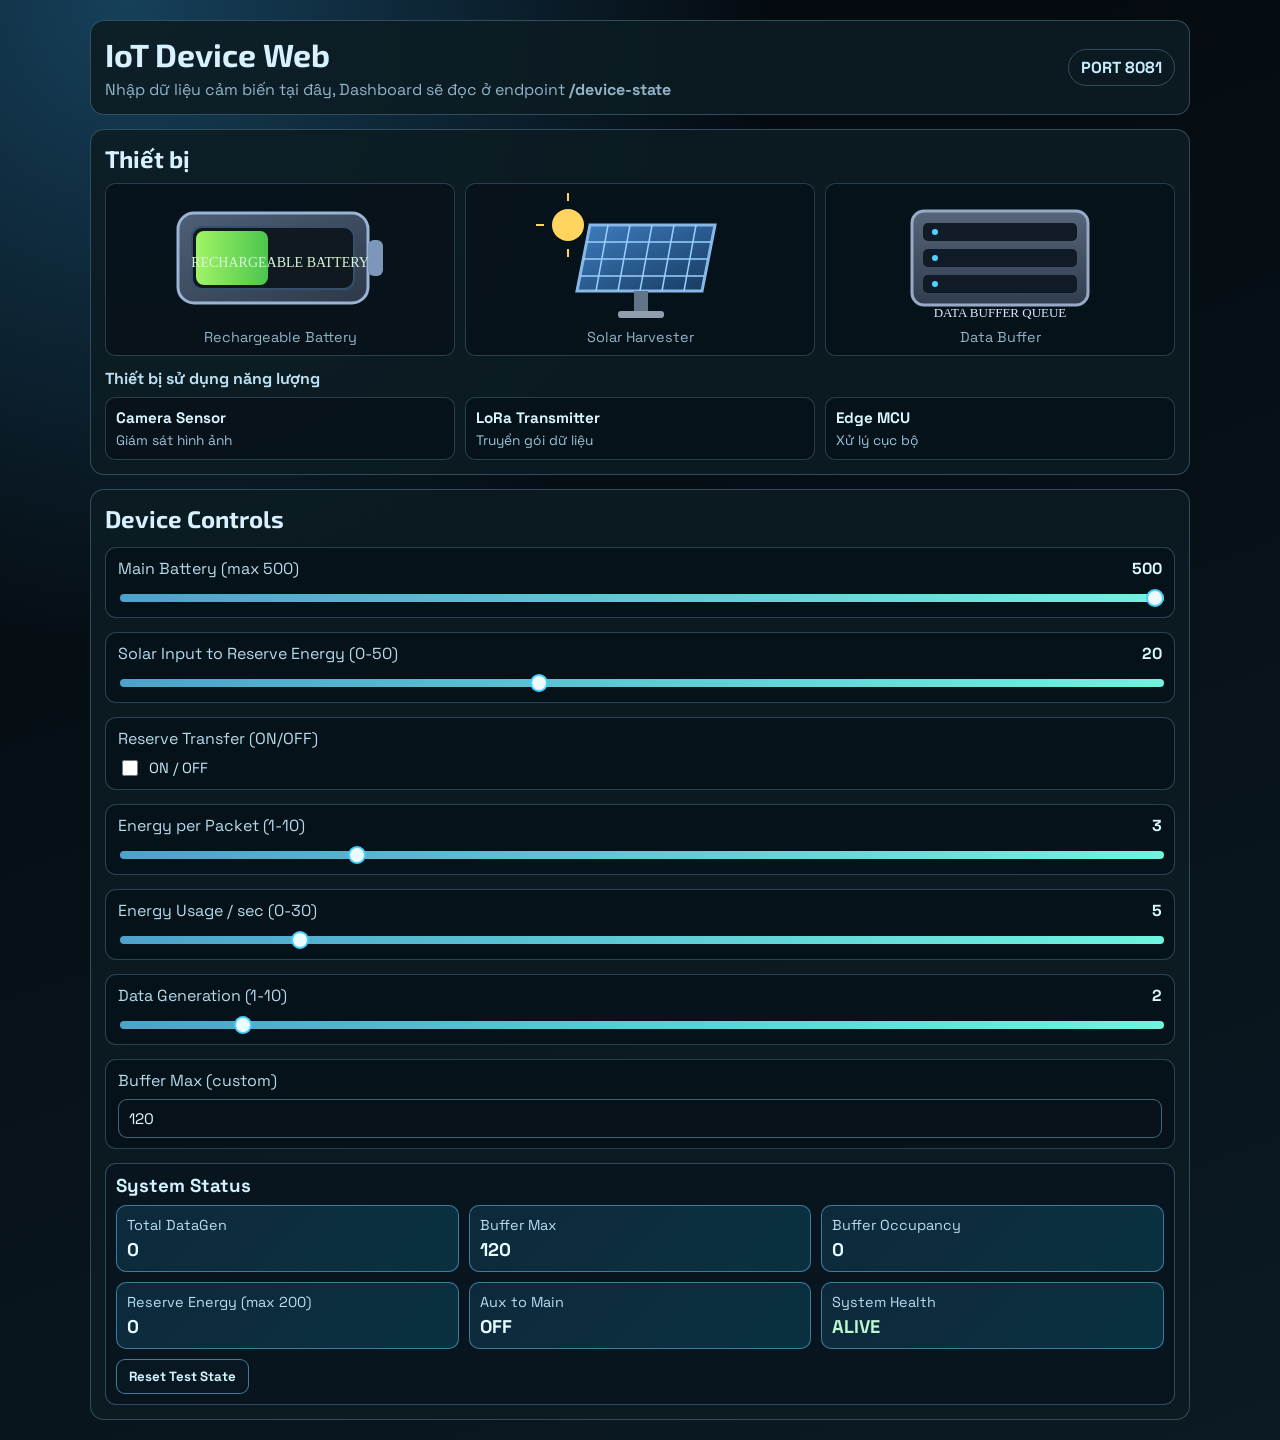
<file: iot web/iot-device/index.html>
<!doctype html>
<html lang="vi">
<head>
  <meta charset="UTF-8">
  <meta name="viewport" content="width=device-width, initial-scale=1.0">
  <title>IoT Device Input</title>
  <link rel="preconnect" href="https://fonts.googleapis.com">
  <link rel="preconnect" href="https://fonts.gstatic.com" crossorigin>
  <link href="https://fonts.googleapis.com/css2?family=Exo+2:wght@500;700&family=Space+Grotesk:wght@400;600&display=swap" rel="stylesheet">
  <link rel="stylesheet" href="style.css">
</head>
<body>
  <main class="layout">
    <header class="card header">
      <div>
        <h1>IoT Device Web</h1>
        <p>Nhập dữ liệu cảm biến tại đây, Dashboard sẽ đọc ở endpoint <strong>/device-state</strong></p>
      </div>
      <span class="chip">PORT 8081</span>
    </header>

    <section class="card devices">
      <h2>Thiết bị</h2>
      <div class="device-grid">
        <figure><img src="assets/battery.svg" alt="Battery"><figcaption>Rechargeable Battery</figcaption></figure>
        <figure><img src="assets/solar.svg" alt="Solar"><figcaption>Solar Harvester</figcaption></figure>
        <figure><img src="assets/buffer.svg" alt="Buffer"><figcaption>Data Buffer</figcaption></figure>
      </div>
      <h3>Thiết bị sử dụng năng lượng</h3>
      <div class="usage-grid">
        <article class="usage-device">
          <strong>Camera Sensor</strong>
          <span>Giám sát hình ảnh</span>
        </article>
        <article class="usage-device">
          <strong>LoRa Transmitter</strong>
          <span>Truyền gói dữ liệu</span>
        </article>
        <article class="usage-device">
          <strong>Edge MCU</strong>
          <span>Xử lý cục bộ</span>
        </article>
      </div>
    </section>

    <section class="card controls">
      <h2>Device Controls</h2>
      <div class="slider-group">
        <div class="slider-header">
          <span>Main Battery (max 500)</span>
          <strong id="batteryValue">500</strong>
        </div>
        <input id="battery" type="range" min="0" max="500" step="1" value="500">
      </div>

      <div class="slider-group">
        <div class="slider-header">
          <span>Solar Input to Reserve Energy (0-50)</span>
          <strong id="solarValue">20</strong>
        </div>
        <input id="solar" type="range" min="0" max="50" step="1" value="20">
      </div>

      <div class="slider-group">
        <div class="input-header">
          <span>Reserve Transfer (ON/OFF)</span>
        </div>
        <label class="toggle-row" for="auxToMainEnabled">
          <input id="auxToMainEnabled" type="checkbox">
          ON / OFF
        </label>
      </div>

      <div class="slider-group">
        <div class="slider-header">
          <span>Energy per Packet (1-10)</span>
          <strong id="energyPacketValue">3</strong>
        </div>
        <input id="energyPerPacket" type="range" min="1" max="10" step="1" value="3">
      </div>

      <div class="slider-group">
        <div class="slider-header">
          <span>Energy Usage / sec (0-30)</span>
          <strong id="usagePerSecValue">5</strong>
        </div>
        <input id="usagePerSec" type="range" min="0" max="30" step="1" value="5">
      </div>

      <div class="slider-group">
        <div class="slider-header">
          <span>Data Generation (1-10)</span>
          <strong id="dataGenValue">2</strong>
        </div>
        <input id="dataGen" type="range" min="1" max="10" step="1" value="2">
      </div>

      <div class="slider-group">
        <div class="input-header">
          <span>Buffer Max (custom)</span>
        </div>
        <input id="bufferMax" type="number" min="1" step="1" value="120">
      </div>

      <div class="status-card" id="statusCard">
        <h3>System Status</h3>
        <div class="focus-stats-grid">
          <div class="focus-stats-box">
            <span>Total DataGen</span>
            <strong id="totalDataGen">0</strong>
          </div>
          <div class="focus-stats-box">
            <span>Buffer Max</span>
            <strong id="bufferMaxView">120</strong>
          </div>
          <div class="focus-stats-box">
            <span>Buffer Occupancy</span>
            <strong id="bufferOccupancy">0</strong>
          </div>
          <div class="focus-stats-box">
            <span>Reserve Energy (max 200)</span>
            <strong id="auxBatteryValue">0</strong>
          </div>
          <div class="focus-stats-box">
            <span>Aux to Main</span>
            <strong id="auxModeText">OFF</strong>
          </div>
          <div class="focus-stats-box">
            <span>System Health</span>
            <strong id="systemHealthText">ALIVE</strong>
          </div>
        </div>
        <p id="errorText" class="error-text hidden">HE THONG LOI: Total DataGen vuot Buffer Max</p>
        <p id="deadText" class="error-text dead-text hidden">HE THONG CHET: Battery da ve 0</p>
        <button id="resetTestBtn" class="reset-btn" type="button">Reset Test State</button>
      </div>
    </section>
  </main>

  <script src="app.js"></script>
</body>
</html>
</file>
<file: iot web/iot-device/style.css>
:root {
  --bg: #061014;
  --card: rgba(13, 28, 35, 0.9);
  --line: rgba(136, 193, 226, 0.3);
  --text: #d8f1ff;
  --muted: #91b4c8;
  --accent: #6fe2ff;
}

* { box-sizing: border-box; }

body {
  margin: 0;
  font-family: "Space Grotesk", sans-serif;
  color: var(--text);
  min-height: 100vh;
  background: radial-gradient(circle at 10% 0%, #16405a 0%, transparent 35%), linear-gradient(160deg, #03070c, #0b1a23);
}

.layout {
  width: min(1100px, 94vw);
  margin: 20px auto;
  display: grid;
  gap: 14px;
}

.card {
  background: var(--card);
  border: 1px solid var(--line);
  border-radius: 14px;
  padding: 14px;
}

.header {
  display: flex;
  justify-content: space-between;
  align-items: center;
}

h1, h2 {
  margin: 0;
  font-family: "Exo 2", sans-serif;
}

.header p {
  margin: 6px 0 0;
  color: var(--muted);
}

.chip {
  border: 1px solid var(--line);
  border-radius: 999px;
  padding: 7px 12px;
  color: #c6edff;
  font-weight: 700;
}

.device-grid {
  margin-top: 10px;
  display: grid;
  grid-template-columns: repeat(3, 1fr);
  gap: 10px;
}

.devices h3 {
  margin: 12px 0 8px;
  color: #bcdff2;
  font-size: 1rem;
}

.usage-grid {
  display: grid;
  grid-template-columns: repeat(3, 1fr);
  gap: 10px;
}

.usage-device {
  border: 1px solid rgba(130, 188, 220, 0.26);
  border-radius: 10px;
  padding: 10px;
  background: rgba(6, 15, 24, 0.65);
  display: grid;
  gap: 4px;
}

.usage-device strong {
  color: #d9f5ff;
  font-size: 0.95rem;
}

.usage-device span {
  color: #9cc3d8;
  font-size: 0.86rem;
}

.device-grid figure {
  margin: 0;
  border: 1px solid rgba(130, 188, 220, 0.26);
  border-radius: 10px;
  padding: 9px;
  text-align: center;
  background: rgba(6, 15, 24, 0.65);
}

.device-grid img {
  width: min(100%, 220px);
}

.device-grid figcaption {
  color: var(--muted);
  font-size: 0.9rem;
}

.controls {
  display: grid;
  gap: 14px;
}

.slider-group {
  border: 1px solid rgba(115, 178, 211, 0.3);
  border-radius: 11px;
  background: rgba(6, 15, 24, 0.65);
  padding: 10px 12px;
}

.focus-stats-grid {
  display: grid;
  grid-template-columns: repeat(3, 1fr);
  gap: 10px;
}

.focus-stats-box {
  border: 1px solid rgba(111, 205, 255, 0.5);
  border-radius: 10px;
  padding: 10px;
  background: linear-gradient(135deg, rgba(14, 44, 63, 0.9), rgba(11, 56, 72, 0.82));
  display: grid;
  gap: 4px;
}

.focus-stats-box span {
  color: #b8def1;
  font-size: 0.9rem;
}

.focus-stats-box strong {
  color: #e8fdff;
  font-size: 1.15rem;
}

.input-header {
  color: #b6d9ea;
  margin-bottom: 8px;
}

.toggle-row {
  display: flex;
  align-items: center;
  gap: 8px;
  color: #c8e8f7;
  font-size: 0.92rem;
}

.toggle-row input[type="checkbox"] {
  width: 16px;
  height: 16px;
}

input[type="number"] {
  width: 100%;
  border-radius: 9px;
  border: 1px solid rgba(110, 173, 208, 0.55);
  background: rgba(8, 18, 26, 0.9);
  color: #e7f8ff;
  padding: 9px 10px;
  font-family: inherit;
  font-size: 0.95rem;
}

.status-card {
  border: 1px solid rgba(115, 178, 211, 0.35);
  border-radius: 11px;
  background: rgba(7, 20, 30, 0.72);
  padding: 10px;
}

.status-card h3 {
  margin: 0 0 8px;
  color: #d2f2ff;
}

.status-card.error {
  border-color: rgba(255, 110, 110, 0.85);
  box-shadow: 0 0 0 1px rgba(255, 110, 110, 0.4);
}

.status-card.dead {
  border-color: rgba(255, 70, 70, 0.95);
  box-shadow: 0 0 0 1px rgba(255, 70, 70, 0.5), 0 0 18px rgba(255, 70, 70, 0.22);
}

.error-text {
  margin: 8px 0 0;
  color: #ff8f8f;
  font-weight: 700;
}

.dead-text {
  color: #ff5f5f;
}

#systemHealthText {
  color: #bff8cf;
}

#systemHealthText.dead {
  color: #ff7070;
}

.reset-btn {
  margin-top: 10px;
  border: 1px solid rgba(116, 190, 228, 0.6);
  border-radius: 9px;
  background: rgba(9, 24, 35, 0.85);
  color: #d2f3ff;
  padding: 8px 12px;
  font-family: inherit;
  font-weight: 700;
  cursor: pointer;
}

.reset-btn:hover {
  background: rgba(13, 34, 49, 0.95);
}

.hidden {
  display: none;
}

@media (max-width: 820px) {
  .focus-stats-grid {
    grid-template-columns: 1fr;
  }
}

.slider-header {
  display: flex;
  justify-content: space-between;
  align-items: center;
  color: #b6d9ea;
  margin-bottom: 7px;
}

.slider-header strong {
  color: #d9f8ff;
}

input[type="range"] {
  width: 100%;
  height: 8px;
  border-radius: 999px;
  background: linear-gradient(90deg, #4da2cb, #6ef4df);
  outline: none;
  appearance: none;
}

input[type="range"]::-webkit-slider-thumb {
  appearance: none;
  width: 18px;
  height: 18px;
  border-radius: 50%;
  background: #ecfbff;
  border: 2px solid #45cfff;
  cursor: pointer;
}

input[type="range"]::-moz-range-thumb {
  width: 18px;
  height: 18px;
  border-radius: 50%;
  background: #ecfbff;
  border: 2px solid #45cfff;
  cursor: pointer;
}

@media (max-width: 820px) {
  .device-grid,
  .usage-grid {
    grid-template-columns: 1fr;
  }
}
</file>
